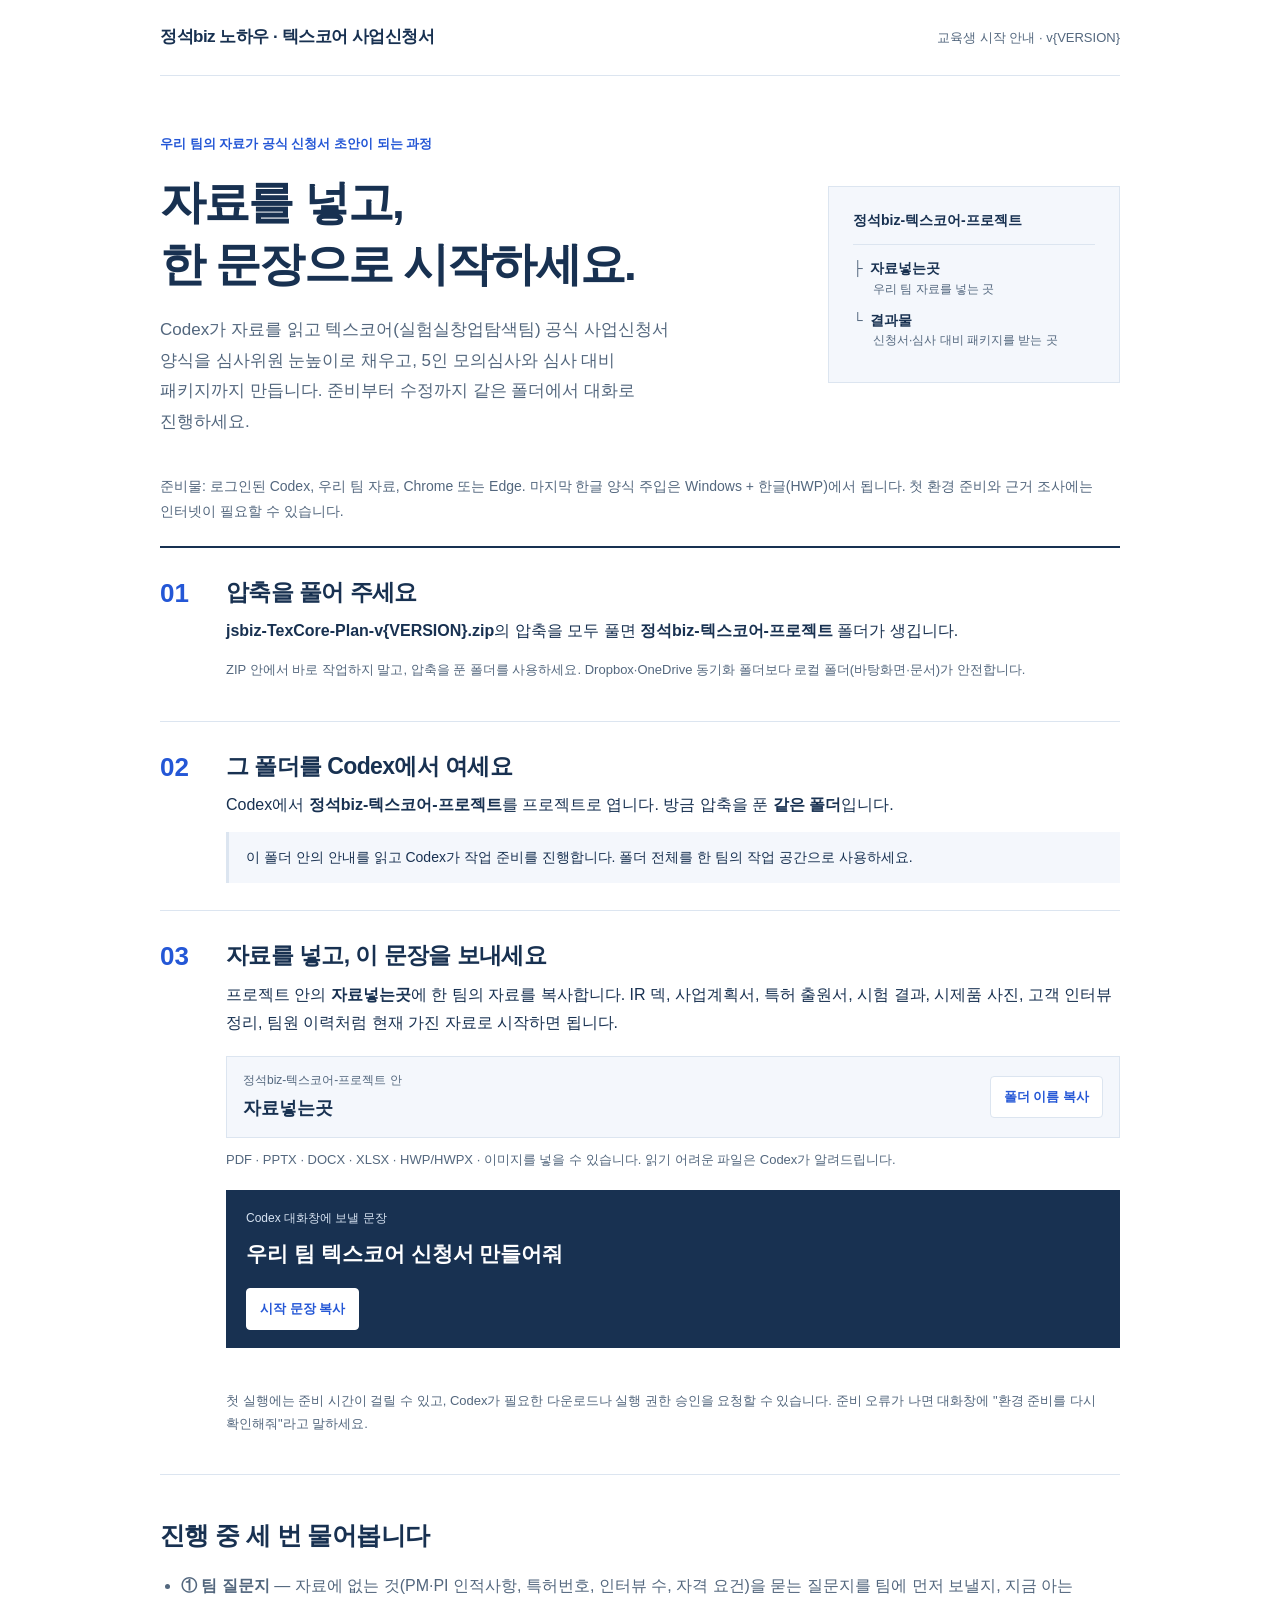
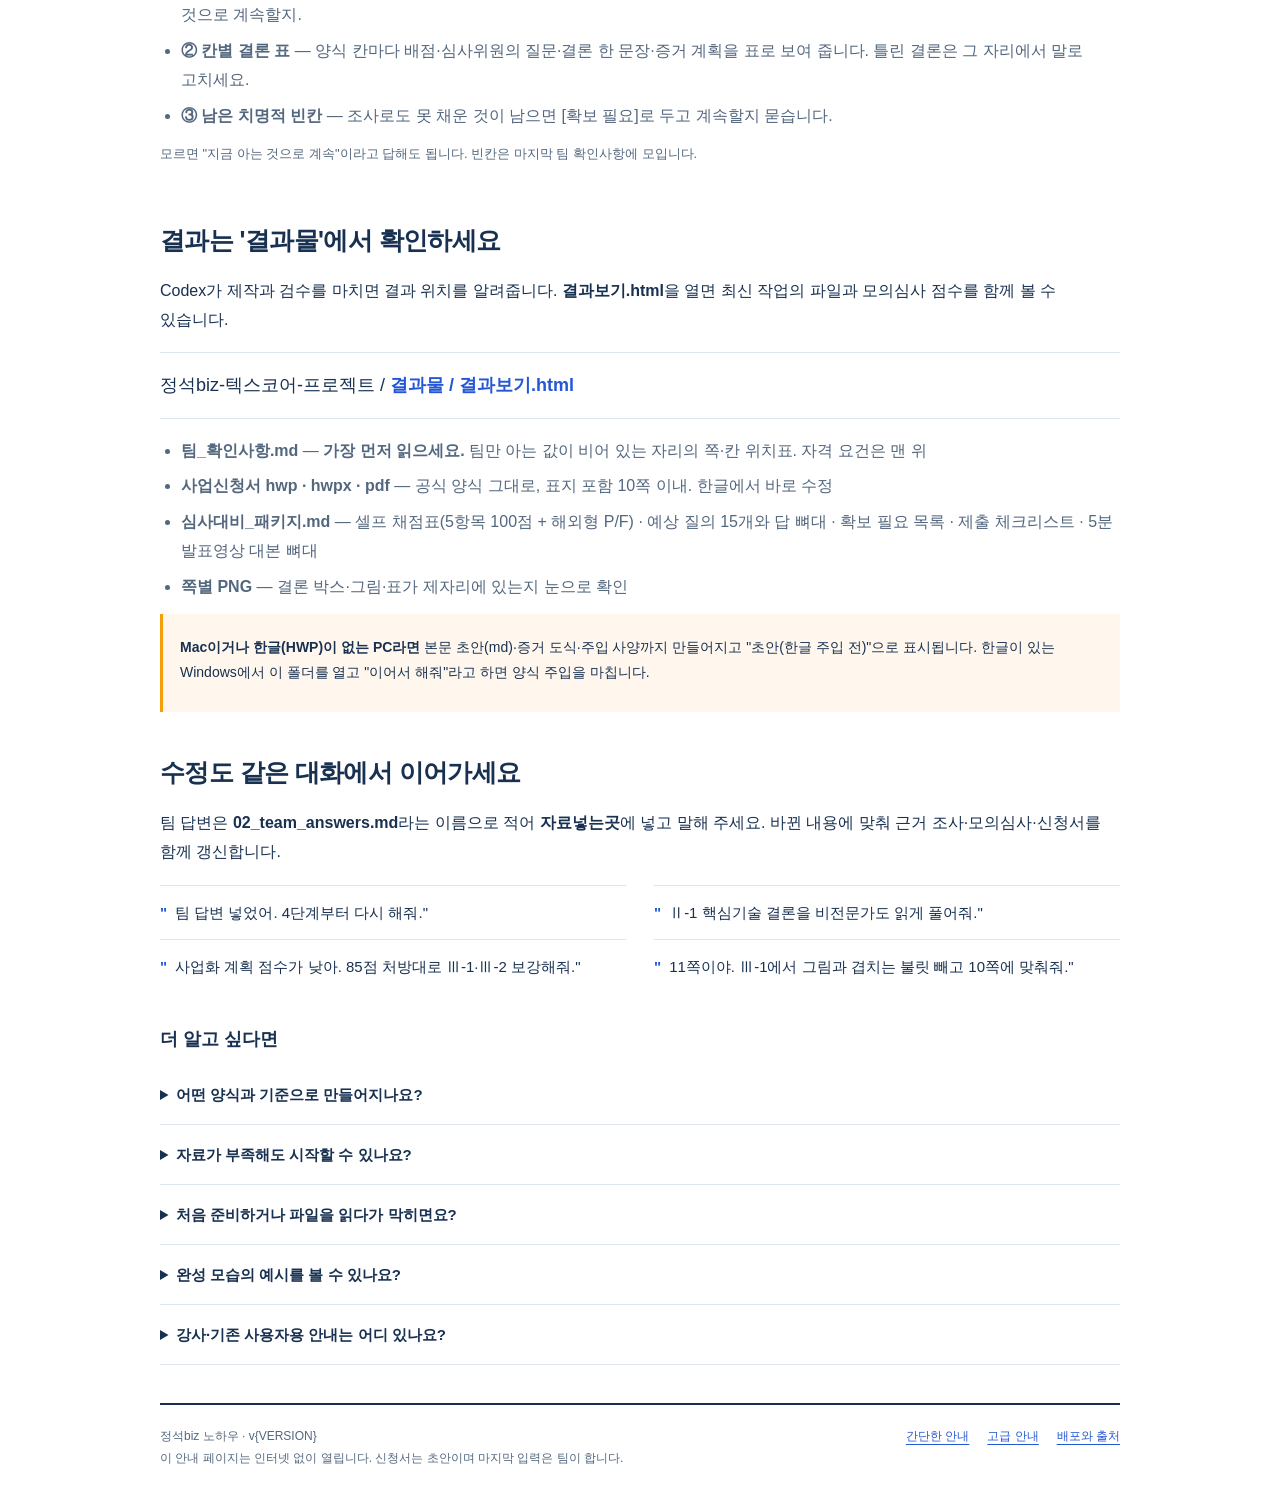
<file: codex/사용설명서.html>
<!doctype html>
<html lang="ko">
<head>
<meta charset="utf-8"><meta name="viewport" content="width=device-width,initial-scale=1"><meta name="color-scheme" content="light">
<title>정석biz 텍스코어 사업신청서 · 세 단계 시작 안내 v{VERSION}</title>
<style>
:root{--ink:#183151;--blue:#2457d6;--red:#DC2626;--muted:#53677e;--line:#dce5f0;--soft:#f4f7fc;--white:#fff}*{box-sizing:border-box}html{scroll-behavior:smooth;scroll-padding-top:24px}body{margin:0;background:var(--white);color:var(--ink);font:16px/1.8 "Malgun Gothic","Apple SD Gothic Neo",sans-serif;word-break:keep-all}a{color:var(--blue);text-underline-offset:4px}a:hover{color:var(--ink)}button,textarea{font:inherit}button{cursor:pointer}button:focus-visible,a:focus-visible,summary:focus-visible,textarea:focus-visible{outline:3px solid var(--blue);outline-offset:4px}.wrap{width:min(960px,calc(100% - 64px));margin:auto}.top{display:flex;align-items:center;justify-content:space-between;gap:20px;border-bottom:1px solid var(--line);padding:22px 0;font-size:13px}.brand{font-size:17px;font-weight:800;letter-spacing:-.5px}.version{color:var(--muted);white-space:nowrap}.hero{padding:56px 0 36px;display:grid;grid-template-columns:minmax(0,1fr) 292px;gap:40px;align-items:center}.eyebrow{color:var(--blue);font-size:13px;font-weight:700;margin:0 0 16px}.hero h1{font-size:clamp(32px,4.7vw,46px);line-height:1.35;letter-spacing:-1.8px;margin:0 0 20px}.lead{font-size:17px;color:var(--muted);max-width:540px;margin:0}.folder{border:1px solid var(--line);background:var(--soft);padding:22px 24px;font-size:14px;line-height:1.6}.folder-title{font-weight:700;border-bottom:1px solid var(--line);padding-bottom:13px;margin-bottom:12px;overflow-wrap:anywhere}.folder p{margin:10px 0}.folder small{display:block;color:var(--muted);font-size:12px;padding-left:20px}.branch{color:var(--muted);padding-right:7px}.prepare-note{margin:0 0 22px;color:var(--muted);font-size:14px}.steps{list-style:none;padding:0;margin:0;border-top:2px solid var(--ink)}.step{display:grid;grid-template-columns:46px minmax(0,1fr);gap:20px;padding:27px 0;border-bottom:1px solid var(--line)}.step-num{font-size:26px;color:var(--blue);font-weight:700;line-height:1.4}.step h2{font-size:23px;line-height:1.5;letter-spacing:-.6px;margin:0 0 8px}.step p{margin:7px 0 12px}.filename{overflow-wrap:anywhere;word-break:break-word}.soft{background:var(--soft);padding:13px 17px;font-size:14px;border-left:3px solid var(--line)}.soft p{margin:0}.warn{background:#FFF7ED;padding:13px 17px;font-size:14px;border-left:3px solid #F59E0B}.warn p{margin:0}.path-row{display:flex;align-items:center;justify-content:space-between;gap:14px;margin:18px 0 10px;padding:13px 16px;background:var(--soft);border:1px solid var(--line)}.path-row>div{min-width:0}.path-caption{font-size:12px;color:var(--muted);display:block;overflow-wrap:anywhere}.path-name{font-size:18px;font-weight:700;user-select:all}.copy{flex-shrink:0;padding:8px 13px;background:var(--white);color:var(--blue);border:1px solid var(--line);border-radius:4px;font-size:13px;font-weight:700}.copy:hover{border-color:var(--blue)}.small{font-size:13px;color:var(--muted)}.prompt{background:var(--ink);color:#fff;padding:18px 20px;margin:18px 0 12px}.prompt label{display:block;color:#d7e3f2;font-size:12px;margin-bottom:7px}.prompt textarea{display:block;width:100%;min-height:42px;resize:none;background:transparent;color:#fff;border:0;padding:0;margin:0 0 10px;font-size:21px;font-weight:700;line-height:1.7;overflow:hidden}.prompt .copy{background:#fff;border-color:#fff}.copy-message{font-size:12px;color:var(--blue);min-height:22px;margin:0!important}.section{padding:38px 0 0}.section h2{font-size:25px;margin:0 0 14px;letter-spacing:-.6px}.section p{margin:8px 0 14px}.result-path{font-size:18px;padding:16px 0;border-top:1px solid var(--line);border-bottom:1px solid var(--line);margin:18px 0}.result-path b{color:var(--blue)}.result-list{padding-left:21px;color:var(--muted);margin:12px 0}.result-list li{margin:7px 0}.requests{margin:18px 0 0;padding:0;list-style:none;display:grid;grid-template-columns:1fr 1fr;gap:0 28px}.requests li{padding:13px 0;border-top:1px solid var(--line);font-size:15px}.requests span{color:var(--blue);font-weight:700;margin-right:8px}.more{padding:30px 0 0}.more>h2{font-size:18px;margin:0 0 10px}.more details{border-bottom:1px solid var(--line)}summary{font-size:15px;font-weight:700;cursor:pointer;padding:16px 0;list-style-position:inside}details .detail{padding:0 0 18px;color:var(--muted);font-size:14px}details p{margin:8px 0 14px}.topic-list{list-style:none;margin:14px 0;padding:0;display:grid;grid-template-columns:1fr 1fr;gap:0 24px}.topic-list li{display:flex;gap:10px;padding:8px 0;border-bottom:1px solid var(--line);font-size:13px}.topic-list .idx{color:var(--blue);width:34px;flex-shrink:0;font-weight:700}.topic-list b{font-weight:500;color:var(--ink);flex:1}.topic-list em{font-style:normal;white-space:nowrap;font-size:12px;color:var(--muted)}.samples{display:flex;flex-wrap:wrap;gap:10px 22px;margin:16px 0}.samples img{max-width:100%;border:1px solid var(--line)}.footer{border-top:2px solid var(--ink);margin-top:38px;padding:21px 0 32px;display:flex;flex-wrap:wrap;justify-content:space-between;gap:12px;color:var(--muted);font-size:12px}.footer nav{display:flex;gap:18px}
@media(max-width:720px){.wrap{width:calc(100% - 36px)}.top{padding:17px 0;font-size:11px;gap:10px}.brand{font-size:15px}.hero{grid-template-columns:1fr;gap:24px;padding:34px 0 25px}.hero h1{font-size:34px;letter-spacing:-1.5px}.folder{padding:16px 20px;max-width:100%}.step{grid-template-columns:31px minmax(0,1fr);gap:12px;padding:23px 0}.step h2{font-size:21px}.step-num{font-size:22px}.path-row{padding:12px;gap:9px;align-items:start}.path-name{font-size:17px}.copy{font-size:12px;padding:7px 10px}.prompt{padding:16px}.prompt textarea{font-size:18px;min-height:62px}.requests,.topic-list{grid-template-columns:1fr}.section{padding-top:30px}.section h2{font-size:23px}.result-path{font-size:16px}.footer{display:block}.footer nav{margin-top:8px}.version{font-size:11px}}
</style>
</head>
<body>
<div class="wrap">
<header class="top"><span class="brand">정석biz 노하우 · 텍스코어 사업신청서</span><span class="version">교육생 시작 안내 · v{VERSION}</span></header>
<main>
<section class="hero" aria-labelledby="title"><div><p class="eyebrow">우리 팀의 자료가 공식 신청서 초안이 되는 과정</p><h1 id="title">자료를 넣고,<br>한 문장으로 시작하세요.</h1><p class="lead">Codex가 자료를 읽고 텍스코어(실험실창업탐색팀) 공식 사업신청서 양식을 심사위원 눈높이로 채우고, 5인 모의심사와 심사 대비 패키지까지 만듭니다. 준비부터 수정까지 같은 폴더에서 대화로 진행하세요.</p></div><div class="folder" aria-label="프로젝트 폴더와 주요 위치"><div class="folder-title">정석biz-텍스코어-프로젝트</div><p><span class="branch">├</span><b>자료넣는곳</b><small>우리 팀 자료를 넣는 곳</small></p><p><span class="branch">└</span><b>결과물</b><small>신청서·심사 대비 패키지를 받는 곳</small></p></div></section>
<p class="prepare-note">준비물: 로그인된 Codex, 우리 팀 자료, Chrome 또는 Edge. 마지막 한글 양식 주입은 Windows + 한글(HWP)에서 됩니다. 첫 환경 준비와 근거 조사에는 인터넷이 필요할 수 있습니다.</p>
<ol class="steps" id="start">
<li class="step"><span class="step-num" aria-hidden="true">01</span><div><h2>압축을 풀어 주세요</h2><p><b class="filename">jsbiz-TexCore-Plan-v{VERSION}.zip</b>의 압축을 모두 풀면 <b class="filename">정석biz-텍스코어-프로젝트</b> 폴더가 생깁니다.</p><p class="small">ZIP 안에서 바로 작업하지 말고, 압축을 푼 폴더를 사용하세요. Dropbox·OneDrive 동기화 폴더보다 로컬 폴더(바탕화면·문서)가 안전합니다.</p></div></li>
<li class="step"><span class="step-num" aria-hidden="true">02</span><div><h2>그 폴더를 Codex에서 여세요</h2><p>Codex에서 <b class="filename">정석biz-텍스코어-프로젝트</b>를 프로젝트로 엽니다. 방금 압축을 푼 <b>같은 폴더</b>입니다.</p><div class="soft"><p>이 폴더 안의 안내를 읽고 Codex가 작업 준비를 진행합니다. 폴더 전체를 한 팀의 작업 공간으로 사용하세요.</p></div></div></li>
<li class="step"><span class="step-num" aria-hidden="true">03</span><div><h2>자료를 넣고, 이 문장을 보내세요</h2><p>프로젝트 안의 <b>자료넣는곳</b>에 한 팀의 자료를 복사합니다. IR 덱, 사업계획서, 특허 출원서, 시험 결과, 시제품 사진, 고객 인터뷰 정리, 팀원 이력처럼 현재 가진 자료로 시작하면 됩니다.</p>
<div class="path-row"><div><span class="path-caption">정석biz-텍스코어-프로젝트 안</span><span class="path-name" id="materials-path">자료넣는곳</span></div><button class="copy" type="button" data-copy="materials-path" data-label="자료 폴더 이름">폴더 이름 복사</button></div>
<p class="small">PDF · PPTX · DOCX · XLSX · HWP/HWPX · 이미지를 넣을 수 있습니다. 읽기 어려운 파일은 Codex가 알려드립니다.</p>
<div class="prompt"><label for="start-prompt">Codex 대화창에 보낼 문장</label><textarea id="start-prompt" readonly rows="1" spellcheck="false">우리 팀 텍스코어 신청서 만들어줘</textarea><button class="copy" type="button" data-copy="start-prompt" data-label="시작 문장">시작 문장 복사</button></div>
<p class="copy-message" id="copy-message" role="status" aria-live="polite"></p><p class="small">첫 실행에는 준비 시간이 걸릴 수 있고, Codex가 필요한 다운로드나 실행 권한 승인을 요청할 수 있습니다. 준비 오류가 나면 대화창에 "환경 준비를 다시 확인해줘"라고 말하세요.</p></div></li>
</ol>
<section class="section" aria-labelledby="asks"><h2 id="asks">진행 중 세 번 물어봅니다</h2><ul class="result-list"><li><b>① 팀 질문지</b> — 자료에 없는 것(PM·PI 인적사항, 특허번호, 인터뷰 수, 자격 요건)을 묻는 질문지를 팀에 먼저 보낼지, 지금 아는 것으로 계속할지.</li><li><b>② 칸별 결론 표</b> — 양식 칸마다 배점·심사위원의 질문·결론 한 문장·증거 계획을 표로 보여 줍니다. 틀린 결론은 그 자리에서 말로 고치세요.</li><li><b>③ 남은 치명적 빈칸</b> — 조사로도 못 채운 것이 남으면 [확보 필요]로 두고 계속할지 묻습니다.</li></ul><p class="small">모르면 "지금 아는 것으로 계속"이라고 답해도 됩니다. 빈칸은 마지막 팀 확인사항에 모입니다.</p></section>
<section class="section" aria-labelledby="results"><h2 id="results">결과는 '결과물'에서 확인하세요</h2><p>Codex가 제작과 검수를 마치면 결과 위치를 알려줍니다. <b>결과보기.html</b>을 열면 최신 작업의 파일과 모의심사 점수를 함께 볼 수 있습니다.</p><div class="result-path">정석biz-텍스코어-프로젝트 / <b>결과물 / 결과보기.html</b></div><ul class="result-list"><li><b>팀_확인사항.md</b> — <b>가장 먼저 읽으세요.</b> 팀만 아는 값이 비어 있는 자리의 쪽·칸 위치표. 자격 요건은 맨 위</li><li><b>사업신청서 hwp · hwpx · pdf</b> — 공식 양식 그대로, 표지 포함 10쪽 이내. 한글에서 바로 수정</li><li><b>심사대비_패키지.md</b> — 셀프 채점표(5항목 100점 + 해외형 P/F) · 예상 질의 15개와 답 뼈대 · 확보 필요 목록 · 제출 체크리스트 · 5분 발표영상 대본 뼈대</li><li><b>쪽별 PNG</b> — 결론 박스·그림·표가 제자리에 있는지 눈으로 확인</li></ul><div class="warn"><p><b>Mac이거나 한글(HWP)이 없는 PC라면</b> 본문 초안(md)·증거 도식·주입 사양까지 만들어지고 "초안(한글 주입 전)"으로 표시됩니다. 한글이 있는 Windows에서 이 폴더를 열고 "이어서 해줘"라고 하면 양식 주입을 마칩니다.</p></div></section>
<section class="section" aria-labelledby="iterate"><h2 id="iterate">수정도 같은 대화에서 이어가세요</h2><p>팀 답변은 <b>02_team_answers.md</b>라는 이름으로 적어 <b>자료넣는곳</b>에 넣고 말해 주세요. 바뀐 내용에 맞춰 근거 조사·모의심사·신청서를 함께 갱신합니다.</p><ul class="requests"><li><span>"</span>팀 답변 넣었어. 4단계부터 다시 해줘."</li><li><span>"</span>Ⅱ-1 핵심기술 결론을 비전문가도 읽게 풀어줘."</li><li><span>"</span>사업화 계획 점수가 낮아. 85점 처방대로 Ⅲ-1·Ⅲ-2 보강해줘."</li><li><span>"</span>11쪽이야. Ⅲ-1에서 그림과 겹치는 불릿 빼고 10쪽에 맞춰줘."</li></ul></section>
<section class="more" aria-label="필요할 때 확인할 안내"><h2>더 알고 싶다면</h2>
<details><summary>어떤 양식과 기준으로 만들어지나요?</summary><div class="detail"><p>공고에 첨부된 <b>실험실창업탐색팀 사업신청서 hwp 양식</b>(표지 포함 10쪽 이내)을 그대로 씁니다. 심사위원이 쓰는 평가표 다섯 항목에 칸마다 먼저 답하고, 답을 그림으로 증명하는 구조입니다.</p><ol class="topic-list">
<li><span class="idx">Ⅰ-1</span><b>추진 동기와 목표</b><em>참여의지·이해도 20</em></li><li><span class="idx">Ⅰ-2</span><b>아이템 컨셉·고객·차별성·시장</b><em>창업탐색 아이템 20</em></li><li><span class="idx">Ⅱ-1</span><b>핵심기술 개요(세 문장 공식)</b><em>핵심기술 15</em></li><li><span class="idx">Ⅱ-2</span><b>특허·권리관계·TRL</b><em>핵심기술 15</em></li><li><span class="idx">Ⅲ-1</span><b>시제품 제작·검증 계획</b><em>사업화 계획 25</em></li><li><span class="idx">Ⅲ-2</span><b>추진 일정(마일스톤·숨은 일정)</b><em>사업화 계획 25</em></li><li><span class="idx">Ⅲ-3</span><b>애로사항</b><em>사업화 계획 25</em></li><li><span class="idx">Ⅳ</span><b>팀 구성·경력 표</b><em>창업탐색팀 20</em></li><li><span class="idx">EN</span><b>영문 요약(해외교육형)</b><em>영어·미국 시장 P/F</em></li>
</ol><p>칸마다 <b>결론 박스 → □ 소제목 → 증거 그림·표 → 짧은 문단</b> 순서로 쓰고, 문장은 80자 이내, "세계 최고" 같은 표현은 자동으로 걸러집니다. 5인 모의심사(VC·기술이전·도메인·I-Corps 인스트럭터·비전문가)가 실제 평가표로 채점하며 목표선은 80점입니다.</p></div></details>
<details><summary>자료가 부족해도 시작할 수 있나요?</summary><div class="detail"><p>현재 가진 자료로 초안을 만들 수 있습니다. 자료에 없는 숫자·이름·특허번호는 만들지 않고 <b>[기입 필요]</b>(팀만 아는 값)·<b>[확보 필요]</b>(조사로도 못 찾은 값)로 남깁니다. 본문과 그림의 모든 숫자는 팀 자료나 공식 출처와 대조되며, 근거 없는 숫자가 있으면 다음 단계로 넘어가지 않습니다.</p><p>외부 시장 통계를 우리 팀의 성과로 바꾸지 않습니다. 최종 완료에는 팀이 확인사항을 채우는 과정이 필요하며, 완성된 모양 자체가 사업의 사실성을 증명하지는 않습니다.</p></div></details>
<details><summary>처음 준비하거나 파일을 읽다가 막히면요?</summary><div class="detail"><p>필요한 Python 패키지는 Codex가 프로젝트 안에 준비합니다. 처음에는 인터넷 연결과 권한 승인이 필요할 수 있습니다. 오류가 나면 같은 대화에서 "환경 준비를 다시 확인해줘"라고 요청하세요.</p><p>오래된 hwp, 암호 파일, 스캔 문서는 내용이 일부만 읽힐 수 있습니다. Codex가 요청하면 해당 자료를 한글에서 PDF나 hwpx로 다시 저장해 넣어 주세요. 한글 양식 주입 단계에서 Codex가 "한글 프로그램을 자동으로 열어 양식에 내용을 넣는 단계"라며 승인을 요청하면 허용하세요. 다른 팀 자료는 같은 폴더에 섞지 마세요.</p></div></details>
<details><summary>완성 모습의 예시를 볼 수 있나요?</summary><div class="detail"><p>진동지기(VibeGuard)는 <b>모든 정보와 숫자가 교육용으로 만든 가상 팀</b>입니다. 칸 구성과 표현을 살펴보는 예시이며 실제 팀의 신청서가 아닙니다.</p><div class="samples"><a href="examples/미리보기/example_page_02.png">Ⅰ. 아이템 쪽 예시</a><a href="examples/미리보기/example_page_03.png">Ⅱ. 핵심기술 쪽 예시</a><a href="examples/미리보기/example_fig_competitor.png">경쟁 비교 도식</a><a href="examples/미리보기/example_fig_gantt.png">일정 도식</a><a href="examples/진동지기/진동지기_팀자료_요약.md">예시 팀 자료</a></div><p>공개 ZIP에는 참가팀의 실제 자료나 분석 결과를 넣지 않습니다.</p></div></details>
<details><summary>강사·기존 사용자용 안내는 어디 있나요?</summary><div class="detail"><p><a href="docs/advanced-guide.md">고급 안내</a>에서 폴더 구조, 수동 실행, Windows 한글 주입 마무리, 쪽수 조정, 문제 해결을 확인할 수 있습니다. 글로 된 짧은 안내는 <a href="docs/beginner-start.md">시작 안내문</a>에 있습니다. Claude Code 플러그인 버전과 사용법 가이드는 <a href="https://aqualife75.github.io/jsbiz-texcore-plan/">aqualife75.github.io/jsbiz-texcore-plan</a>에 있습니다.</p></div></details>
</section>
</main>
<footer class="footer"><span>정석biz 노하우 · v{VERSION}<br>이 안내 페이지는 인터넷 없이 열립니다. 신청서는 초안이며 마지막 입력은 팀이 합니다.</span><nav aria-label="추가 안내"><a href="README.md">간단한 안내</a><a href="docs/advanced-guide.md">고급 안내</a><a href="NOTICE.md">배포와 출처</a></nav></footer>
</div>
<script>
(function(){
const status=document.getElementById('copy-message');
function selectContent(target){if(target.tagName==='TEXTAREA'){target.focus();target.select();target.setSelectionRange(0,target.value.length);}else{const range=document.createRange();range.selectNodeContents(target);const selection=window.getSelection();selection.removeAllRanges();selection.addRange(range);}}
async function copyText(target){const text=target.value===undefined?target.textContent:target.value;if(navigator.clipboard&&window.isSecureContext){try{await navigator.clipboard.writeText(text);return true;}catch(e){}}const helper=document.createElement('textarea');helper.value=text;helper.setAttribute('aria-hidden','true');helper.style.cssText='position:fixed;left:-9999px;top:0';document.body.appendChild(helper);helper.focus();helper.select();let copied=false;try{copied=document.execCommand('copy');}catch(e){}helper.remove();return copied;}
document.querySelectorAll('[data-copy]').forEach(function(button){button.addEventListener('click',async function(){const target=document.getElementById(button.dataset.copy);const copied=await copyText(target);if(copied){button.focus();status.textContent=button.dataset.label+'을 복사했습니다.';const prior=button.textContent;button.textContent='복사됨';window.setTimeout(function(){button.textContent=prior;},1600);}else{selectContent(target);status.textContent='자동 복사가 지원되지 않아 내용을 선택했습니다. Ctrl+C 또는 ⌘C로 복사하세요.';}});});
})();
</script>
</body>
</html>
</file>
